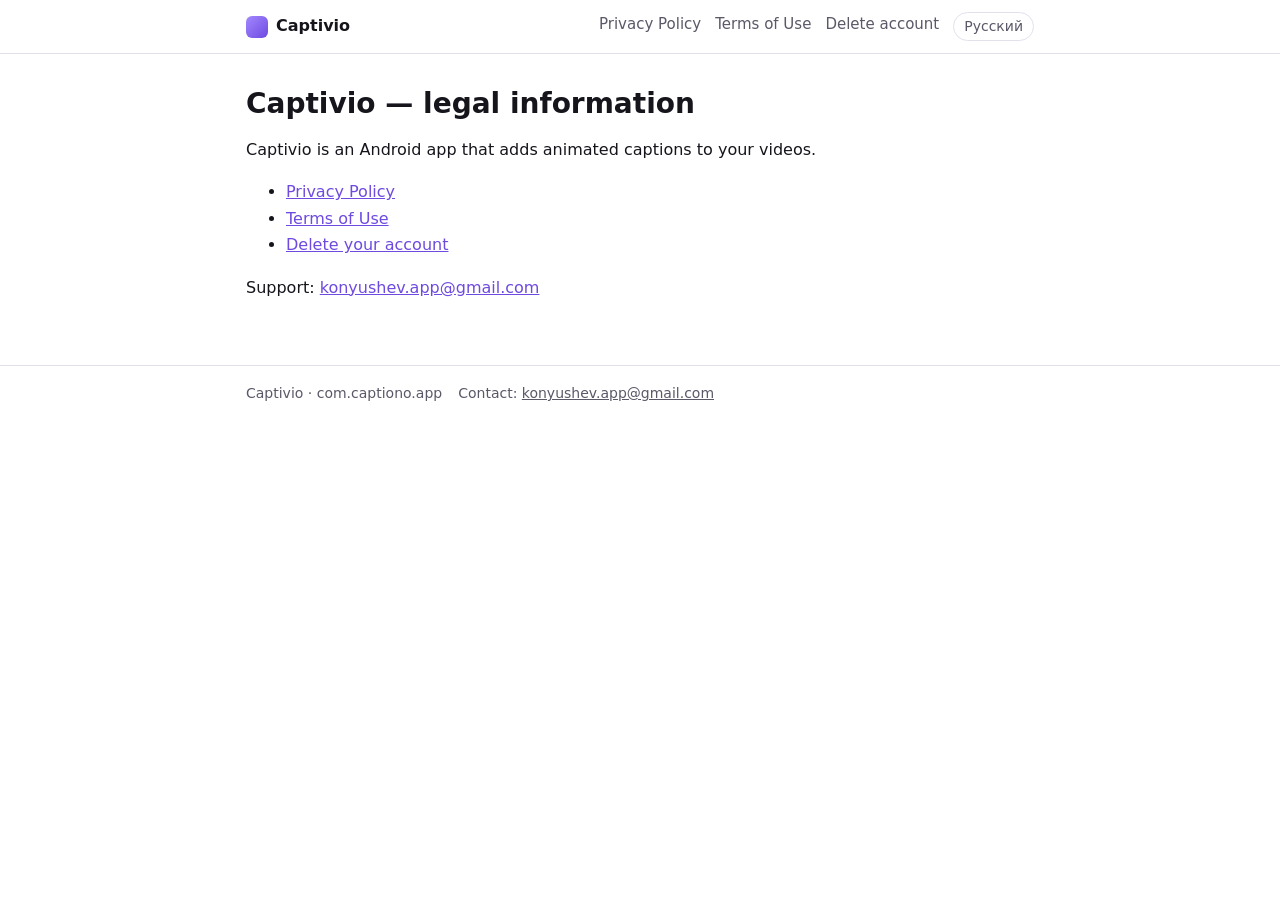
<file: index.html>
<!doctype html>
<html lang="en">
<head>
<meta charset="utf-8">
<meta name="viewport" content="width=device-width, initial-scale=1">
<title>Legal information — Captivio</title>
<meta name="description" content="Legal information — Captivio, AI captions for videos (Android).">
<link rel="stylesheet" href="assets/style.css">
</head>
<body>
<header class="top"><div class="bar">
<a class="brand" href="index.html"><span class="logo" aria-hidden="true"></span>Captivio</a>
<nav aria-label="Pages"><a href="privacy-policy.html">Privacy Policy</a><a href="terms.html">Terms of Use</a><a href="account-deletion.html">Delete account</a><a class="lang" href="index-ru.html" hreflang="ru">Русский</a></nav>
</div></header>
<main>
<h1>Captivio — legal information</h1>
<p>Captivio is an Android app that adds animated captions to your videos.</p>
<ul>
<li><a href="privacy-policy.html">Privacy Policy</a></li>
<li><a href="terms.html">Terms of Use</a></li>
<li><a href="account-deletion.html">Delete your account</a></li>
</ul>
<p>Support: <a href="mailto:konyushev.app@gmail.com">konyushev.app@gmail.com</a></p>

</main>
<footer><div class="bar">
<span>Captivio · com.captiono.app</span>
<span>Contact: <a href="mailto:konyushev.app@gmail.com">konyushev.app@gmail.com</a></span>
</div></footer>
</body>
</html>
</file>
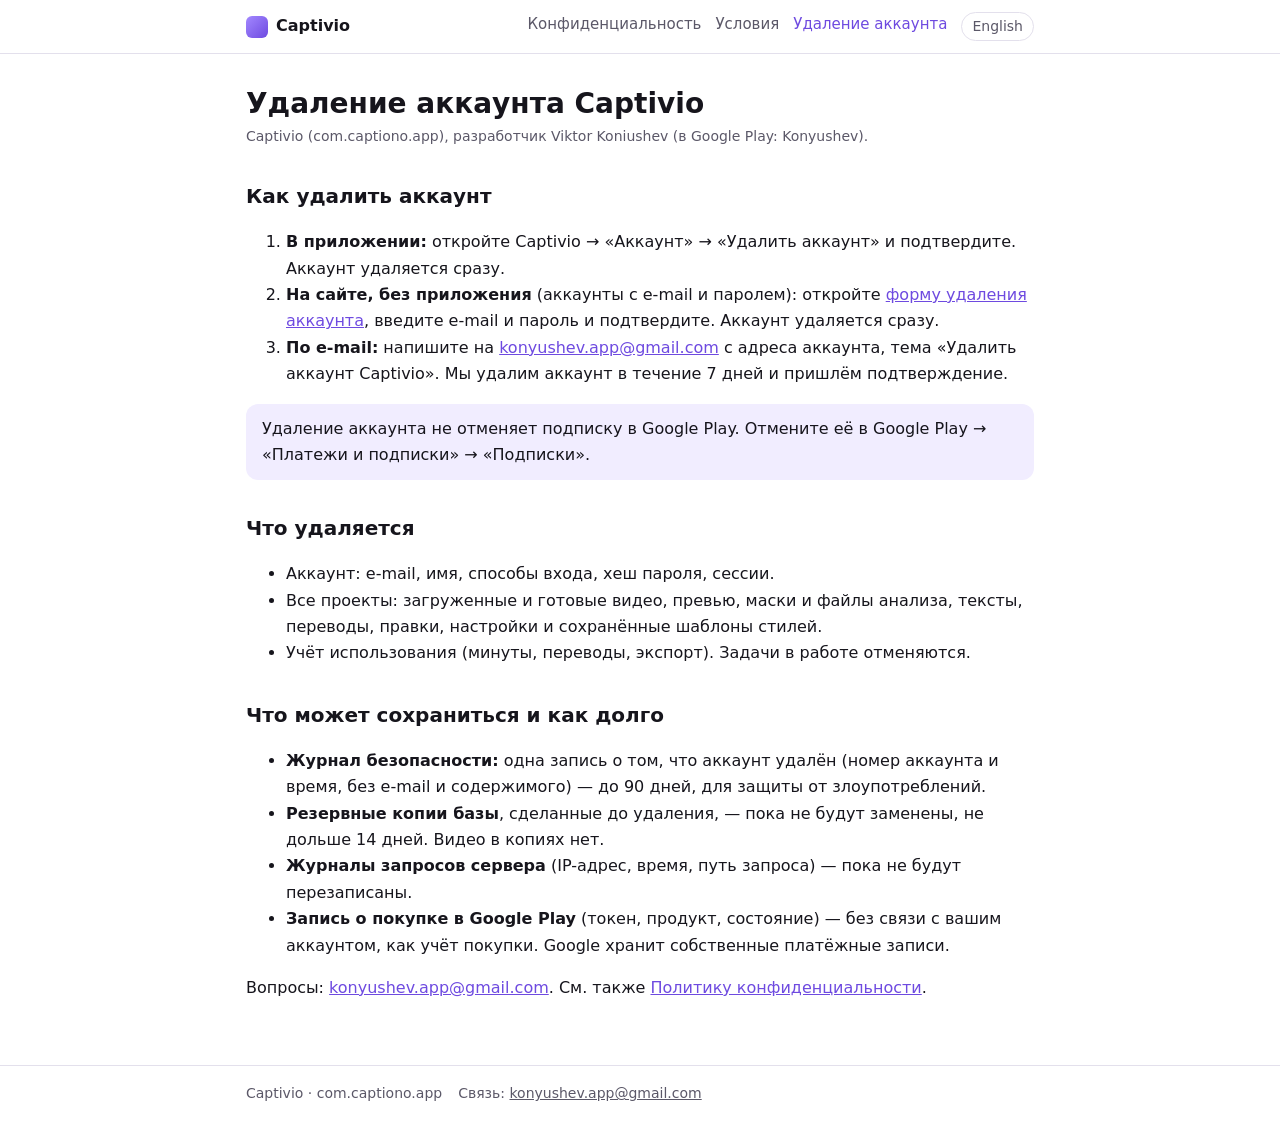
<file: account-deletion-ru.html>
<!doctype html>
<html lang="ru">
<head>
<meta charset="utf-8">
<meta name="viewport" content="width=device-width, initial-scale=1">
<title>Удаление аккаунта — Captivio</title>
<meta name="description" content="Удаление аккаунта — Captivio, AI captions for videos (Android).">
<link rel="stylesheet" href="assets/style.css">
</head>
<body>
<header class="top"><div class="bar">
<a class="brand" href="index-ru.html"><span class="logo" aria-hidden="true"></span>Captivio</a>
<nav aria-label="Страницы"><a href="privacy-policy-ru.html">Конфиденциальность</a><a href="terms-ru.html">Условия</a><a href="account-deletion-ru.html" aria-current=page>Удаление аккаунта</a><a class="lang" href="account-deletion.html" hreflang="en">English</a></nav>
</div></header>
<main>
<h1>Удаление аккаунта Captivio</h1>
<p class="meta">Captivio (com.captiono.app), разработчик Viktor Koniushev (в Google Play: Konyushev).</p>
<h2>Как удалить аккаунт</h2>
<ol>
<li><b>В приложении:</b> откройте Captivio → «Аккаунт» → «Удалить аккаунт» и подтвердите. Аккаунт удаляется сразу.</li>
<li><b>На сайте, без приложения</b> (аккаунты с e-mail и паролем): откройте
<a href="https://62-83-94-131.sslip.io/account/delete?lang=ru">форму удаления аккаунта</a>, введите e-mail и пароль и подтвердите. Аккаунт
удаляется сразу.</li>
<li><b>По e-mail:</b> напишите на <a href="mailto:konyushev.app@gmail.com?subject=Delete%20my%20Captivio%20account">konyushev.app@gmail.com</a> с
адреса аккаунта, тема «Удалить аккаунт Captivio». Мы удалим аккаунт в течение 7 дней и пришлём подтверждение.</li>
</ol>
<p class="note">Удаление аккаунта не отменяет подписку в Google Play. Отмените её в Google Play → «Платежи и
подписки» → «Подписки».</p>
<h2>Что удаляется</h2>
<ul>
<li>Аккаунт: e-mail, имя, способы входа, хеш пароля, сессии.</li>
<li>Все проекты: загруженные и готовые видео, превью, маски и файлы анализа, тексты, переводы, правки, настройки и
сохранённые шаблоны стилей.</li>
<li>Учёт использования (минуты, переводы, экспорт). Задачи в работе отменяются.</li>
</ul>
<h2>Что может сохраниться и как долго</h2>
<ul>
<li><b>Журнал безопасности:</b> одна запись о том, что аккаунт удалён (номер аккаунта и время, без e-mail и содержимого)
— до 90 дней, для защиты от злоупотреблений.</li>
<li><b>Резервные копии базы</b>, сделанные до удаления, — пока не будут заменены, не дольше 14 дней. Видео в копиях
нет.</li>
<li><b>Журналы запросов сервера</b> (IP-адрес, время, путь запроса) — пока не будут перезаписаны.</li>
<li><b>Запись о покупке в Google Play</b> (токен, продукт, состояние) — без связи с вашим аккаунтом, как учёт покупки.
Google хранит собственные платёжные записи.</li>
</ul>
<p>Вопросы: <a href="mailto:konyushev.app@gmail.com">konyushev.app@gmail.com</a>. См. также <a href="privacy-policy-ru.html">Политику
конфиденциальности</a>.</p>

</main>
<footer><div class="bar">
<span>Captivio · com.captiono.app</span>
<span>Связь: <a href="mailto:konyushev.app@gmail.com">konyushev.app@gmail.com</a></span>
</div></footer>
</body>
</html>
</file>
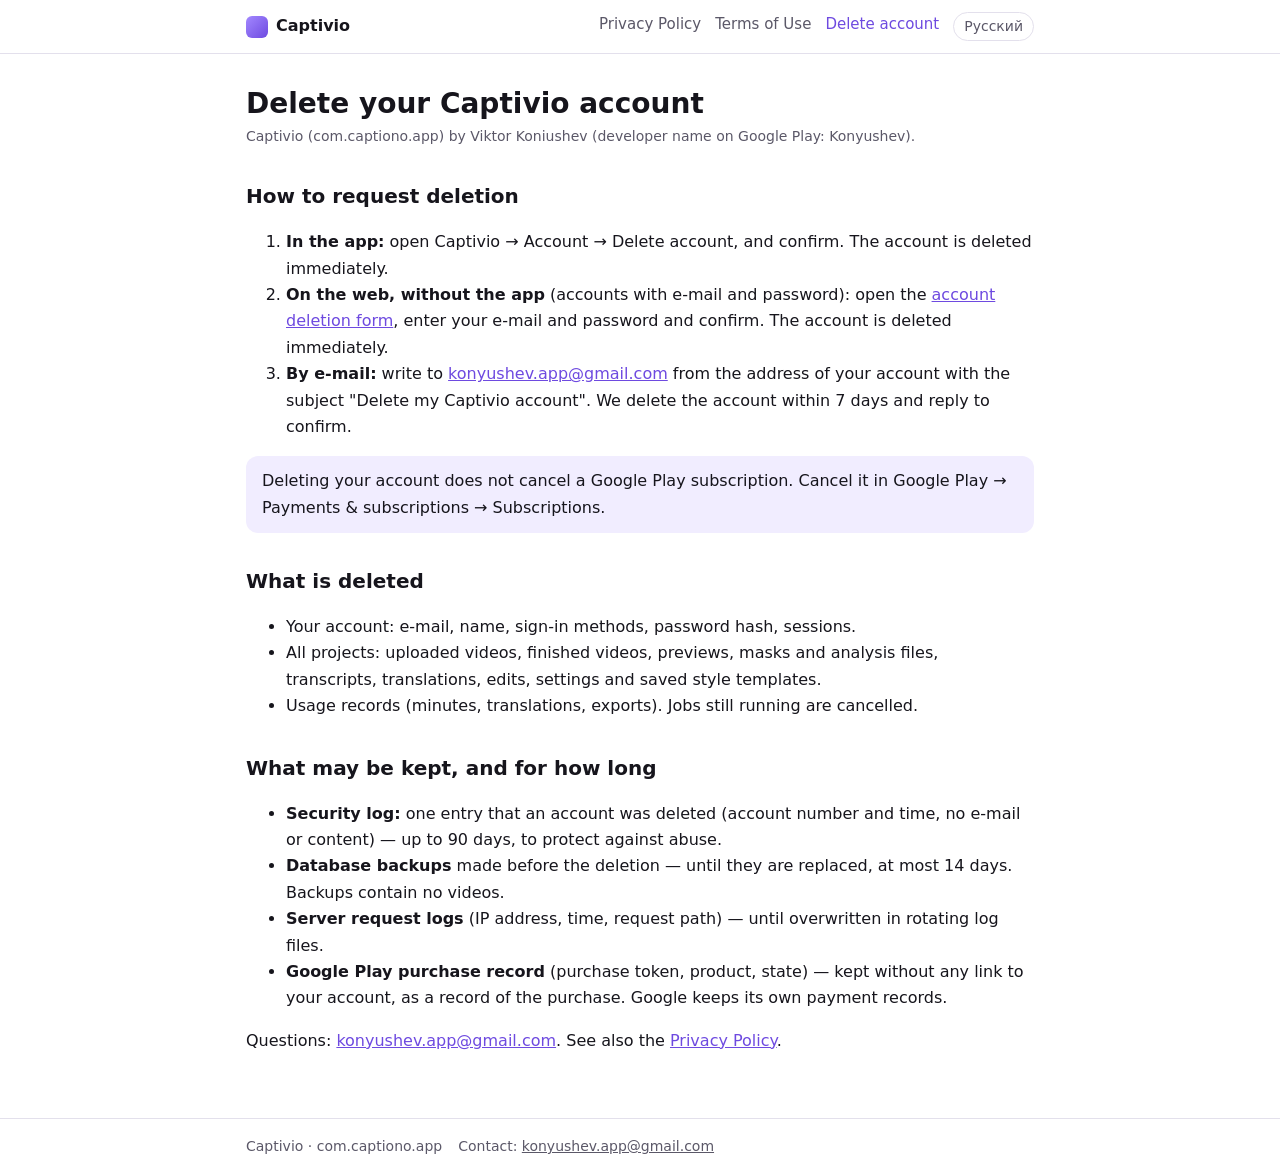
<file: account-deletion.html>
<!doctype html>
<html lang="en">
<head>
<meta charset="utf-8">
<meta name="viewport" content="width=device-width, initial-scale=1">
<title>Delete your account — Captivio</title>
<meta name="description" content="Delete your account — Captivio, AI captions for videos (Android).">
<link rel="stylesheet" href="assets/style.css">
</head>
<body>
<header class="top"><div class="bar">
<a class="brand" href="index.html"><span class="logo" aria-hidden="true"></span>Captivio</a>
<nav aria-label="Pages"><a href="privacy-policy.html">Privacy Policy</a><a href="terms.html">Terms of Use</a><a href="account-deletion.html" aria-current=page>Delete account</a><a class="lang" href="account-deletion-ru.html" hreflang="ru">Русский</a></nav>
</div></header>
<main>
<h1>Delete your Captivio account</h1>
<p class="meta">Captivio (com.captiono.app) by Viktor Koniushev (developer name on Google Play: Konyushev).</p>
<h2>How to request deletion</h2>
<ol>
<li><b>In the app:</b> open Captivio → Account → Delete account, and confirm. The account is deleted immediately.</li>
<li><b>On the web, without the app</b> (accounts with e-mail and password): open the
<a href="https://62-83-94-131.sslip.io/account/delete?lang=en">account deletion form</a>, enter your e-mail and password and confirm. The account is
deleted immediately.</li>
<li><b>By e-mail:</b> write to <a href="mailto:konyushev.app@gmail.com?subject=Delete%20my%20Captivio%20account">konyushev.app@gmail.com</a> from
the address of your account with the subject "Delete my Captivio account". We delete the account within 7 days and
reply to confirm.</li>
</ol>
<p class="note">Deleting your account does not cancel a Google Play subscription. Cancel it in Google Play →
Payments &amp; subscriptions → Subscriptions.</p>
<h2>What is deleted</h2>
<ul>
<li>Your account: e-mail, name, sign-in methods, password hash, sessions.</li>
<li>All projects: uploaded videos, finished videos, previews, masks and analysis files, transcripts, translations,
edits, settings and saved style templates.</li>
<li>Usage records (minutes, translations, exports). Jobs still running are cancelled.</li>
</ul>
<h2>What may be kept, and for how long</h2>
<ul>
<li><b>Security log:</b> one entry that an account was deleted (account number and time, no e-mail or content) —
up to 90 days, to protect against abuse.</li>
<li><b>Database backups</b> made before the deletion — until they are replaced, at most 14 days. Backups contain no
videos.</li>
<li><b>Server request logs</b> (IP address, time, request path) — until overwritten in rotating log files.</li>
<li><b>Google Play purchase record</b> (purchase token, product, state) — kept without any link to your account, as
a record of the purchase. Google keeps its own payment records.</li>
</ul>
<p>Questions: <a href="mailto:konyushev.app@gmail.com">konyushev.app@gmail.com</a>. See also the <a href="privacy-policy.html">Privacy Policy</a>.</p>

</main>
<footer><div class="bar">
<span>Captivio · com.captiono.app</span>
<span>Contact: <a href="mailto:konyushev.app@gmail.com">konyushev.app@gmail.com</a></span>
</div></footer>
</body>
</html>
</file>
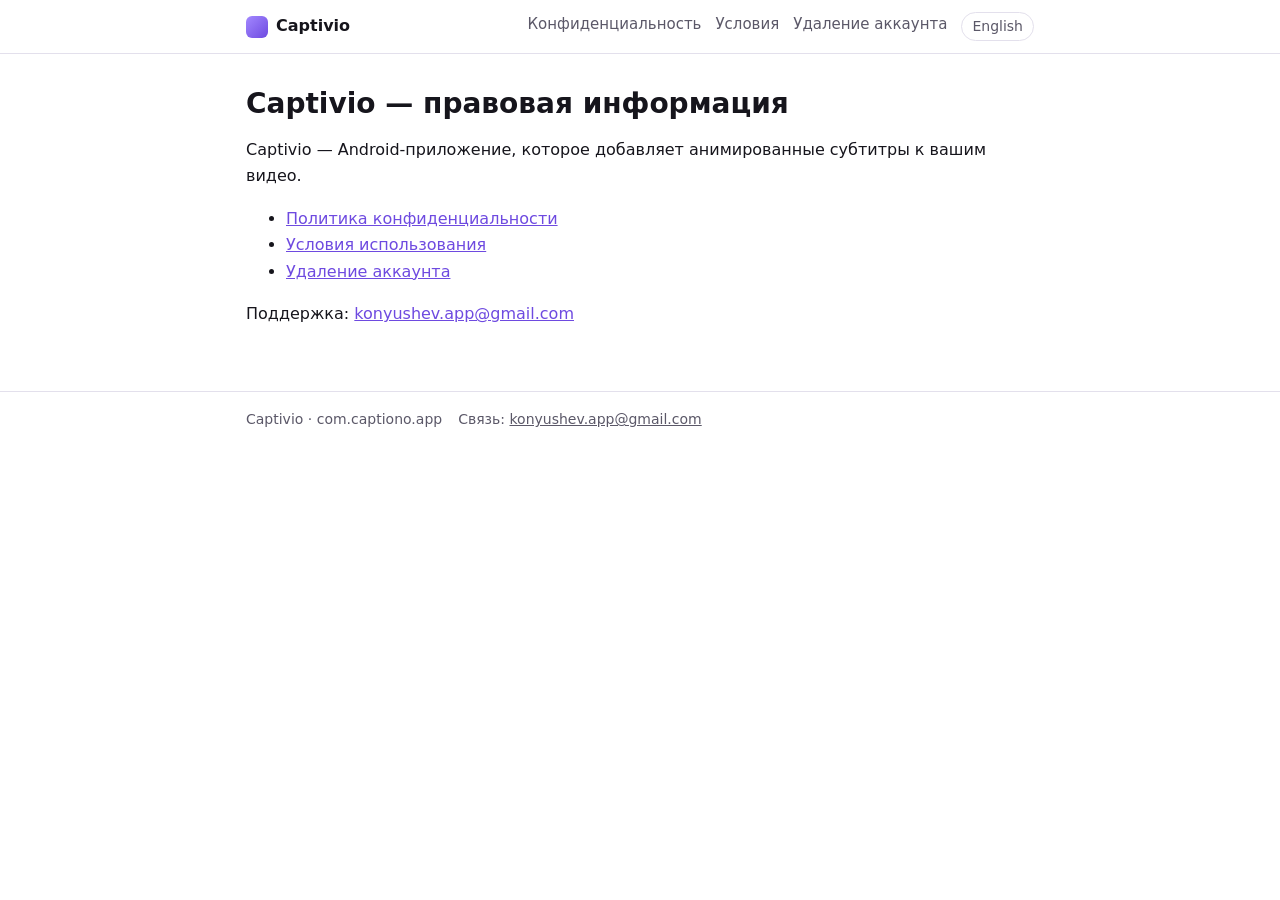
<file: index-ru.html>
<!doctype html>
<html lang="ru">
<head>
<meta charset="utf-8">
<meta name="viewport" content="width=device-width, initial-scale=1">
<title>Правовая информация — Captivio</title>
<meta name="description" content="Правовая информация — Captivio, AI captions for videos (Android).">
<link rel="stylesheet" href="assets/style.css">
</head>
<body>
<header class="top"><div class="bar">
<a class="brand" href="index-ru.html"><span class="logo" aria-hidden="true"></span>Captivio</a>
<nav aria-label="Страницы"><a href="privacy-policy-ru.html">Конфиденциальность</a><a href="terms-ru.html">Условия</a><a href="account-deletion-ru.html">Удаление аккаунта</a><a class="lang" href="index.html" hreflang="en">English</a></nav>
</div></header>
<main>
<h1>Captivio — правовая информация</h1>
<p>Captivio — Android-приложение, которое добавляет анимированные субтитры к вашим видео.</p>
<ul>
<li><a href="privacy-policy-ru.html">Политика конфиденциальности</a></li>
<li><a href="terms-ru.html">Условия использования</a></li>
<li><a href="account-deletion-ru.html">Удаление аккаунта</a></li>
</ul>
<p>Поддержка: <a href="mailto:konyushev.app@gmail.com">konyushev.app@gmail.com</a></p>

</main>
<footer><div class="bar">
<span>Captivio · com.captiono.app</span>
<span>Связь: <a href="mailto:konyushev.app@gmail.com">konyushev.app@gmail.com</a></span>
</div></footer>
</body>
</html>
</file>
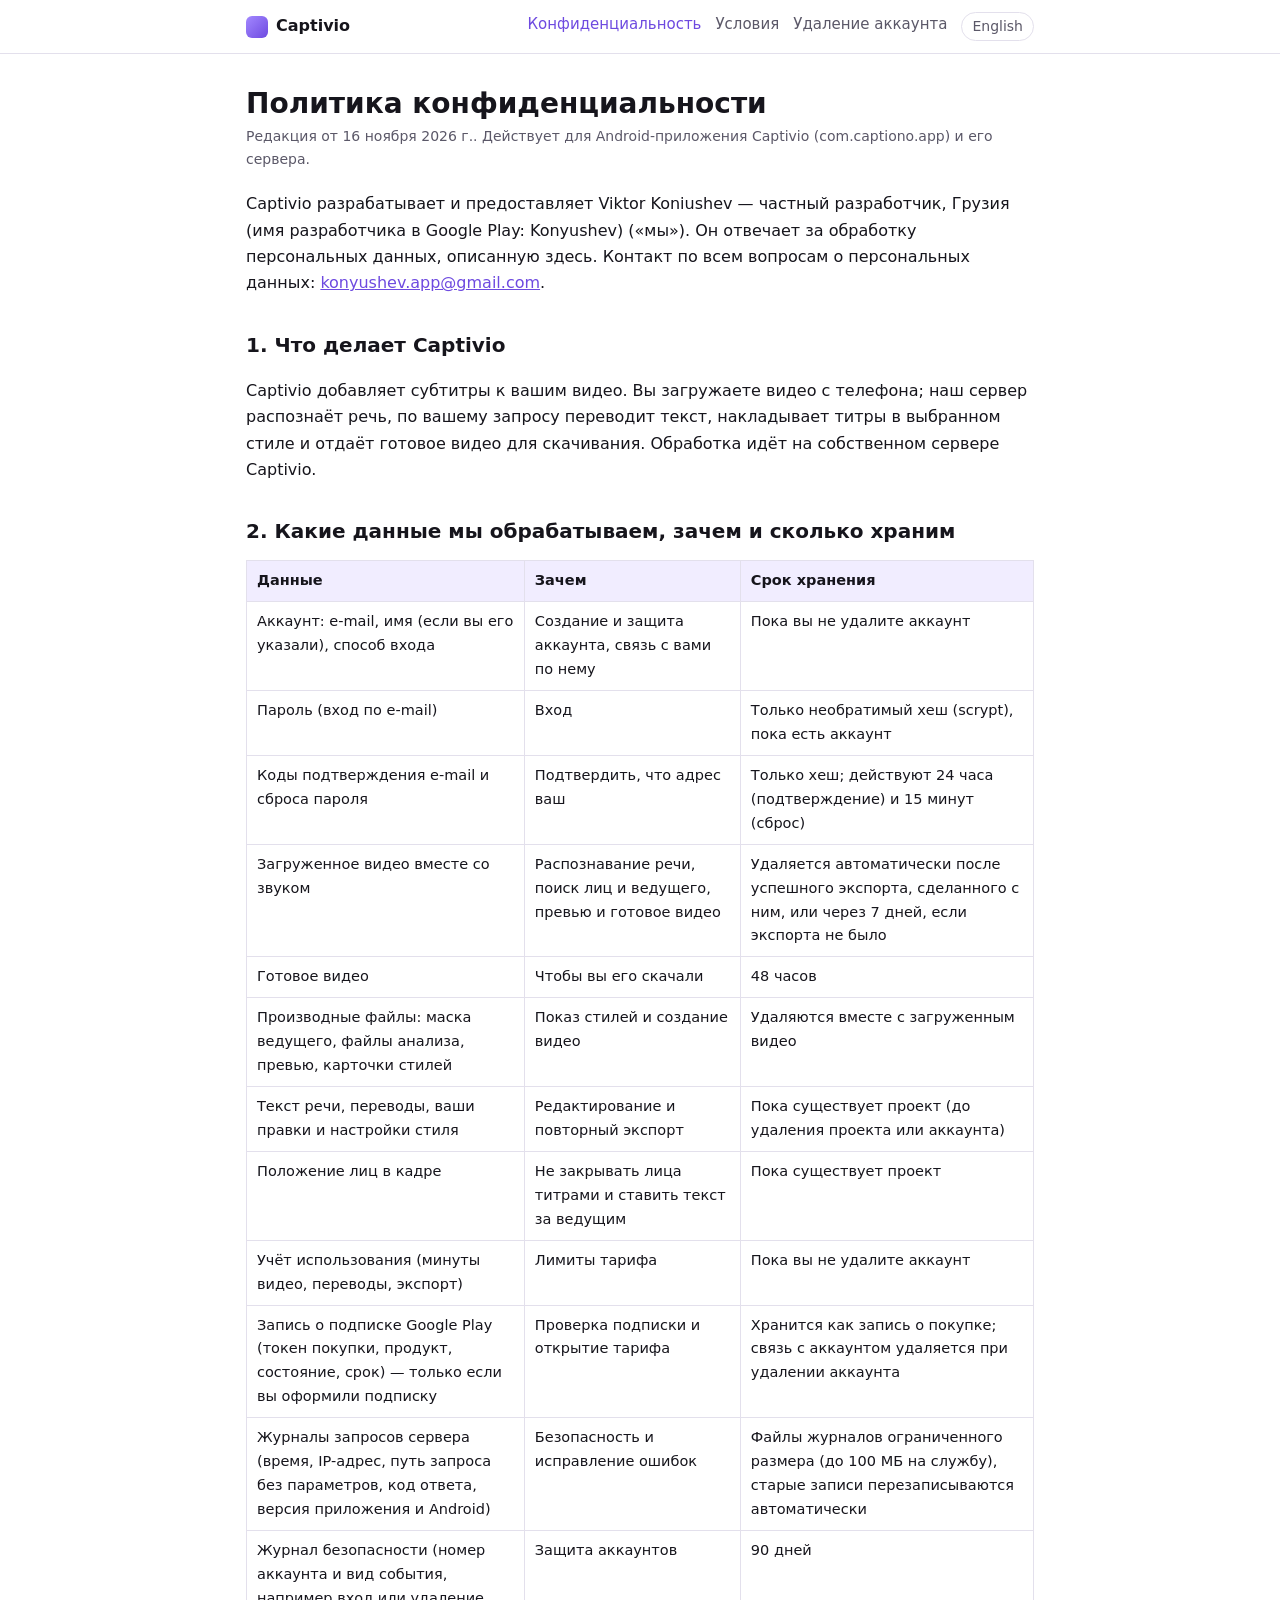
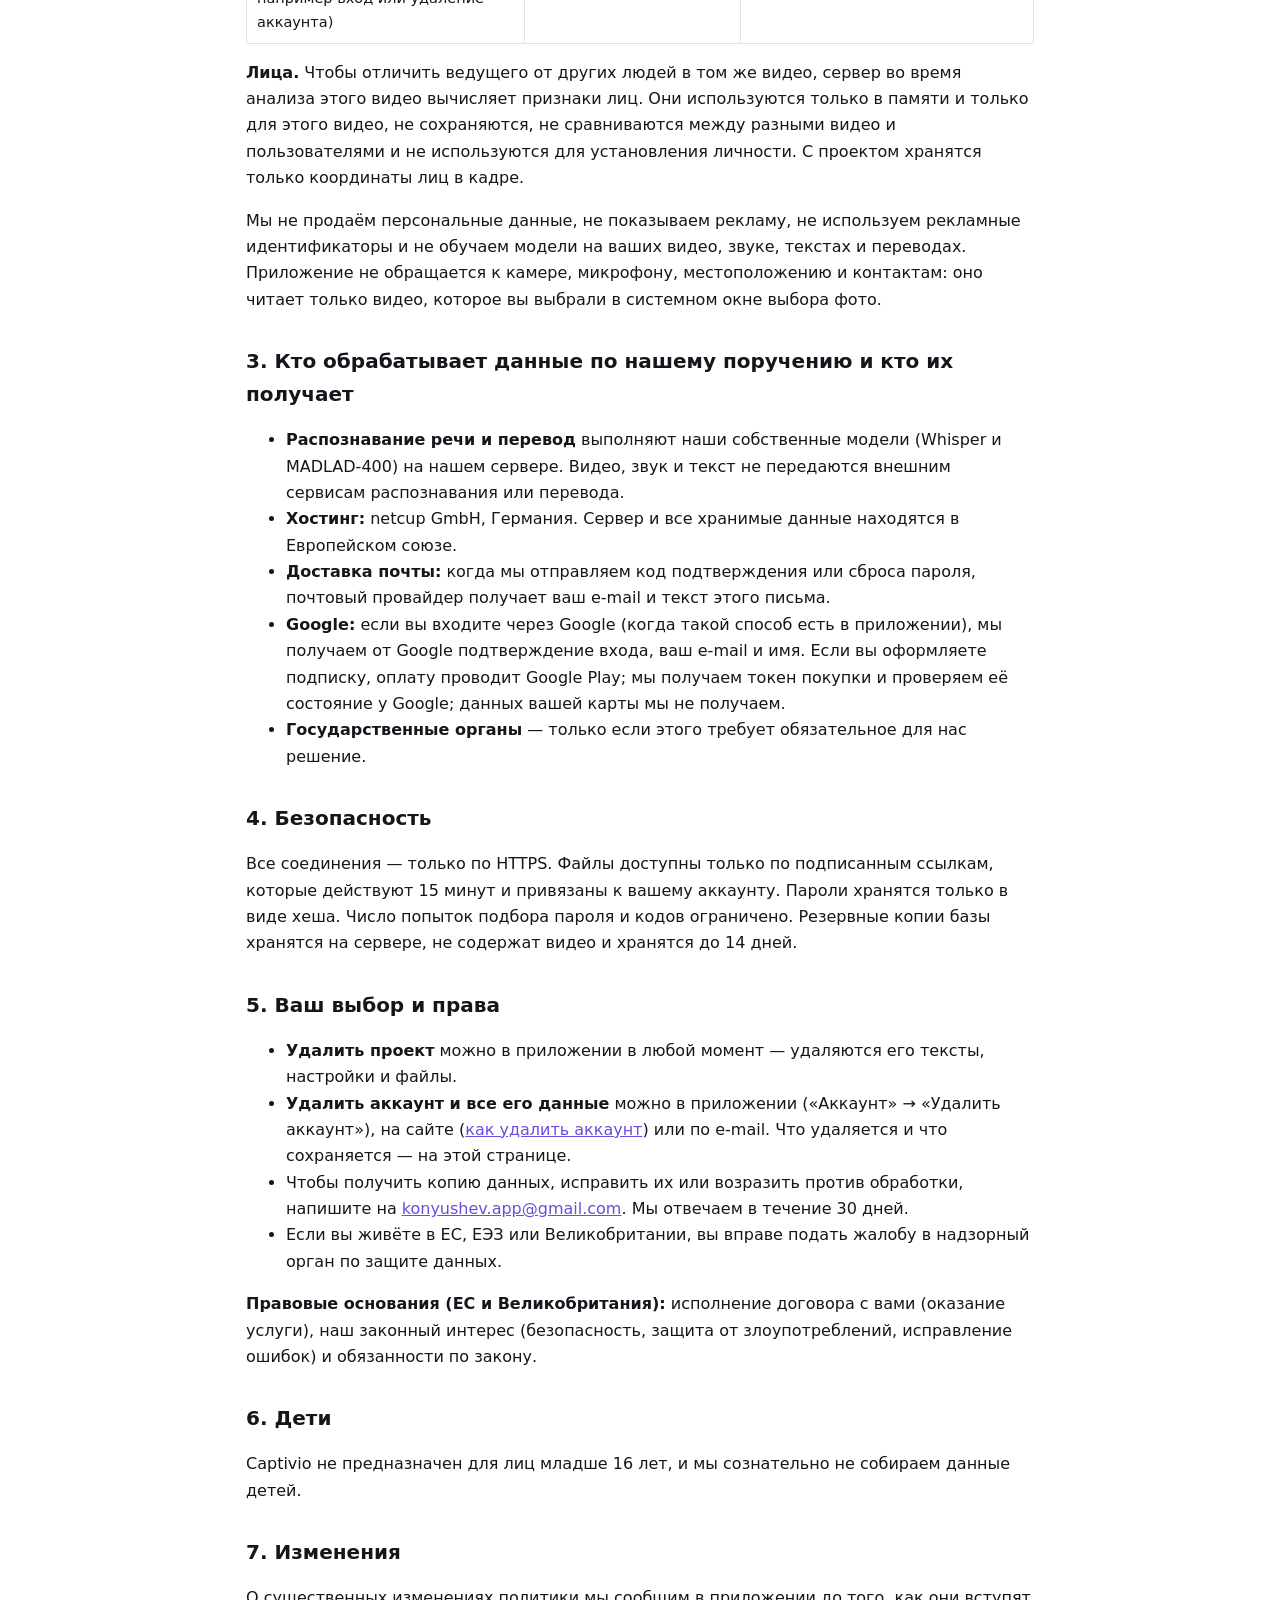
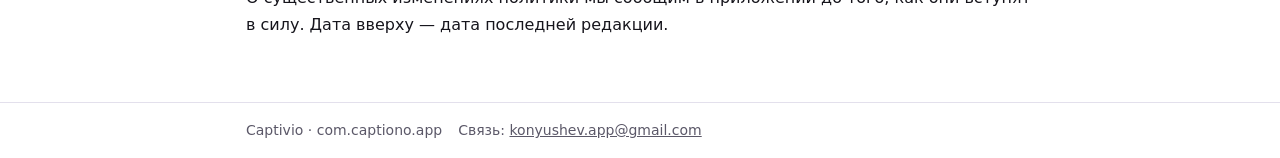
<file: privacy-policy-ru.html>
<!doctype html>
<html lang="ru">
<head>
<meta charset="utf-8">
<meta name="viewport" content="width=device-width, initial-scale=1">
<title>Политика конфиденциальности — Captivio</title>
<meta name="description" content="Политика конфиденциальности — Captivio, AI captions for videos (Android).">
<link rel="stylesheet" href="assets/style.css">
</head>
<body>
<header class="top"><div class="bar">
<a class="brand" href="index-ru.html"><span class="logo" aria-hidden="true"></span>Captivio</a>
<nav aria-label="Страницы"><a href="privacy-policy-ru.html" aria-current=page>Конфиденциальность</a><a href="terms-ru.html">Условия</a><a href="account-deletion-ru.html">Удаление аккаунта</a><a class="lang" href="privacy-policy.html" hreflang="en">English</a></nav>
</div></header>
<main>
<h1>Политика конфиденциальности</h1>
<p class="meta">Редакция от 16 ноября 2026 г.. Действует для Android-приложения Captivio (com.captiono.app) и его сервера.</p>
<p>Captivio разрабатывает и предоставляет Viktor Koniushev — частный разработчик, Грузия (имя разработчика в Google
Play: Konyushev) («мы»). Он отвечает за обработку персональных данных, описанную здесь. Контакт по всем вопросам о
персональных данных: <a href="mailto:konyushev.app@gmail.com">konyushev.app@gmail.com</a>.</p>

<h2>1. Что делает Captivio</h2>
<p>Captivio добавляет субтитры к вашим видео. Вы загружаете видео с телефона; наш сервер распознаёт речь, по вашему
запросу переводит текст, накладывает титры в выбранном стиле и отдаёт готовое видео для скачивания. Обработка идёт на
собственном сервере Captivio.</p>

<h2>2. Какие данные мы обрабатываем, зачем и сколько храним</h2>
<div class="table-wrap"><table><thead><tr><th>Данные</th><th>Зачем</th><th>Срок хранения</th></tr></thead><tbody><tr><td>Аккаунт: e-mail, имя (если вы его указали), способ входа</td><td>Создание и защита аккаунта, связь с вами по нему</td><td>Пока вы не удалите аккаунт</td></tr><tr><td>Пароль (вход по e-mail)</td><td>Вход</td><td>Только необратимый хеш (scrypt), пока есть аккаунт</td></tr><tr><td>Коды подтверждения e-mail и сброса пароля</td><td>Подтвердить, что адрес ваш</td><td>Только хеш; действуют 24 часа (подтверждение) и 15 минут (сброс)</td></tr><tr><td>Загруженное видео вместе со звуком</td><td>Распознавание речи, поиск лиц и ведущего, превью и готовое видео</td><td>Удаляется автоматически после успешного экспорта, сделанного с ним, или через 7 дней, если экспорта не было</td></tr><tr><td>Готовое видео</td><td>Чтобы вы его скачали</td><td>48 часов</td></tr><tr><td>Производные файлы: маска ведущего, файлы анализа, превью, карточки стилей</td><td>Показ стилей и создание видео</td><td>Удаляются вместе с загруженным видео</td></tr><tr><td>Текст речи, переводы, ваши правки и настройки стиля</td><td>Редактирование и повторный экспорт</td><td>Пока существует проект (до удаления проекта или аккаунта)</td></tr><tr><td>Положение лиц в кадре</td><td>Не закрывать лица титрами и ставить текст за ведущим</td><td>Пока существует проект</td></tr><tr><td>Учёт использования (минуты видео, переводы, экспорт)</td><td>Лимиты тарифа</td><td>Пока вы не удалите аккаунт</td></tr><tr><td>Запись о подписке Google Play (токен покупки, продукт, состояние, срок) — только если вы оформили подписку</td><td>Проверка подписки и открытие тарифа</td><td>Хранится как запись о покупке; связь с аккаунтом удаляется при удалении аккаунта</td></tr><tr><td>Журналы запросов сервера (время, IP-адрес, путь запроса без параметров, код ответа, версия приложения и Android)</td><td>Безопасность и исправление ошибок</td><td>Файлы журналов ограниченного размера (до 100 МБ на службу), старые записи перезаписываются автоматически</td></tr><tr><td>Журнал безопасности (номер аккаунта и вид события, например вход или удаление аккаунта)</td><td>Защита аккаунтов</td><td>90 дней</td></tr></tbody></table></div>
<p><b>Лица.</b> Чтобы отличить ведущего от других людей в том же видео, сервер во время анализа этого видео вычисляет
признаки лиц. Они используются только в памяти и только для этого видео, не сохраняются, не сравниваются между
разными видео и пользователями и не используются для установления личности. С проектом хранятся только координаты
лиц в кадре.</p>
<p>Мы не продаём персональные данные, не показываем рекламу, не используем рекламные идентификаторы и не обучаем модели
на ваших видео, звуке, текстах и переводах. Приложение не обращается к камере, микрофону, местоположению и контактам: оно
читает только видео, которое вы выбрали в системном окне выбора фото.</p>

<h2>3. Кто обрабатывает данные по нашему поручению и кто их получает</h2>
<ul>
<li><b>Распознавание речи и перевод</b> выполняют наши собственные модели (Whisper и MADLAD-400) на нашем сервере. Видео,
звук и текст не передаются внешним сервисам распознавания или перевода.</li>
<li><b>Хостинг:</b> netcup GmbH, Германия. Сервер и все хранимые данные находятся в Европейском союзе.</li>
<li><b>Доставка почты:</b> когда мы отправляем код подтверждения или сброса пароля, почтовый провайдер получает ваш
e-mail и текст этого письма.</li>
<li><b>Google:</b> если вы входите через Google (когда такой способ есть в приложении), мы получаем от Google
подтверждение входа, ваш e-mail и имя. Если вы оформляете подписку, оплату проводит Google Play; мы получаем токен
покупки и проверяем её состояние у Google; данных вашей карты мы не получаем.</li>
<li><b>Государственные органы</b> — только если этого требует обязательное для нас решение.</li>
</ul>

<h2>4. Безопасность</h2>
<p>Все соединения — только по HTTPS. Файлы доступны только по подписанным ссылкам, которые действуют 15 минут и
привязаны к вашему аккаунту. Пароли хранятся только в виде хеша. Число попыток подбора пароля и кодов ограничено.
Резервные копии базы хранятся на сервере, не содержат видео и хранятся до 14 дней.</p>

<h2>5. Ваш выбор и права</h2>
<ul>
<li><b>Удалить проект</b> можно в приложении в любой момент — удаляются его тексты, настройки и файлы.</li>
<li><b>Удалить аккаунт и все его данные</b> можно в приложении («Аккаунт» → «Удалить аккаунт»), на сайте
(<a href="account-deletion-ru.html">как удалить аккаунт</a>) или по e-mail. Что удаляется и что сохраняется — на этой
странице.</li>
<li>Чтобы получить копию данных, исправить их или возразить против обработки, напишите на
<a href="mailto:konyushev.app@gmail.com">konyushev.app@gmail.com</a>. Мы отвечаем в течение 30 дней.</li>
<li>Если вы живёте в ЕС, ЕЭЗ или Великобритании, вы вправе подать жалобу в надзорный орган по защите данных.</li>
</ul>
<p><b>Правовые основания (ЕС и Великобритания):</b> исполнение договора с вами (оказание услуги), наш законный интерес
(безопасность, защита от злоупотреблений, исправление ошибок) и обязанности по закону.</p>

<h2>6. Дети</h2>
<p>Captivio не предназначен для лиц младше 16 лет, и мы сознательно не собираем данные детей.</p>

<h2>7. Изменения</h2>
<p>О существенных изменениях политики мы сообщим в приложении до того, как они вступят в силу. Дата вверху — дата
последней редакции.</p>

</main>
<footer><div class="bar">
<span>Captivio · com.captiono.app</span>
<span>Связь: <a href="mailto:konyushev.app@gmail.com">konyushev.app@gmail.com</a></span>
</div></footer>
</body>
</html>
</file>
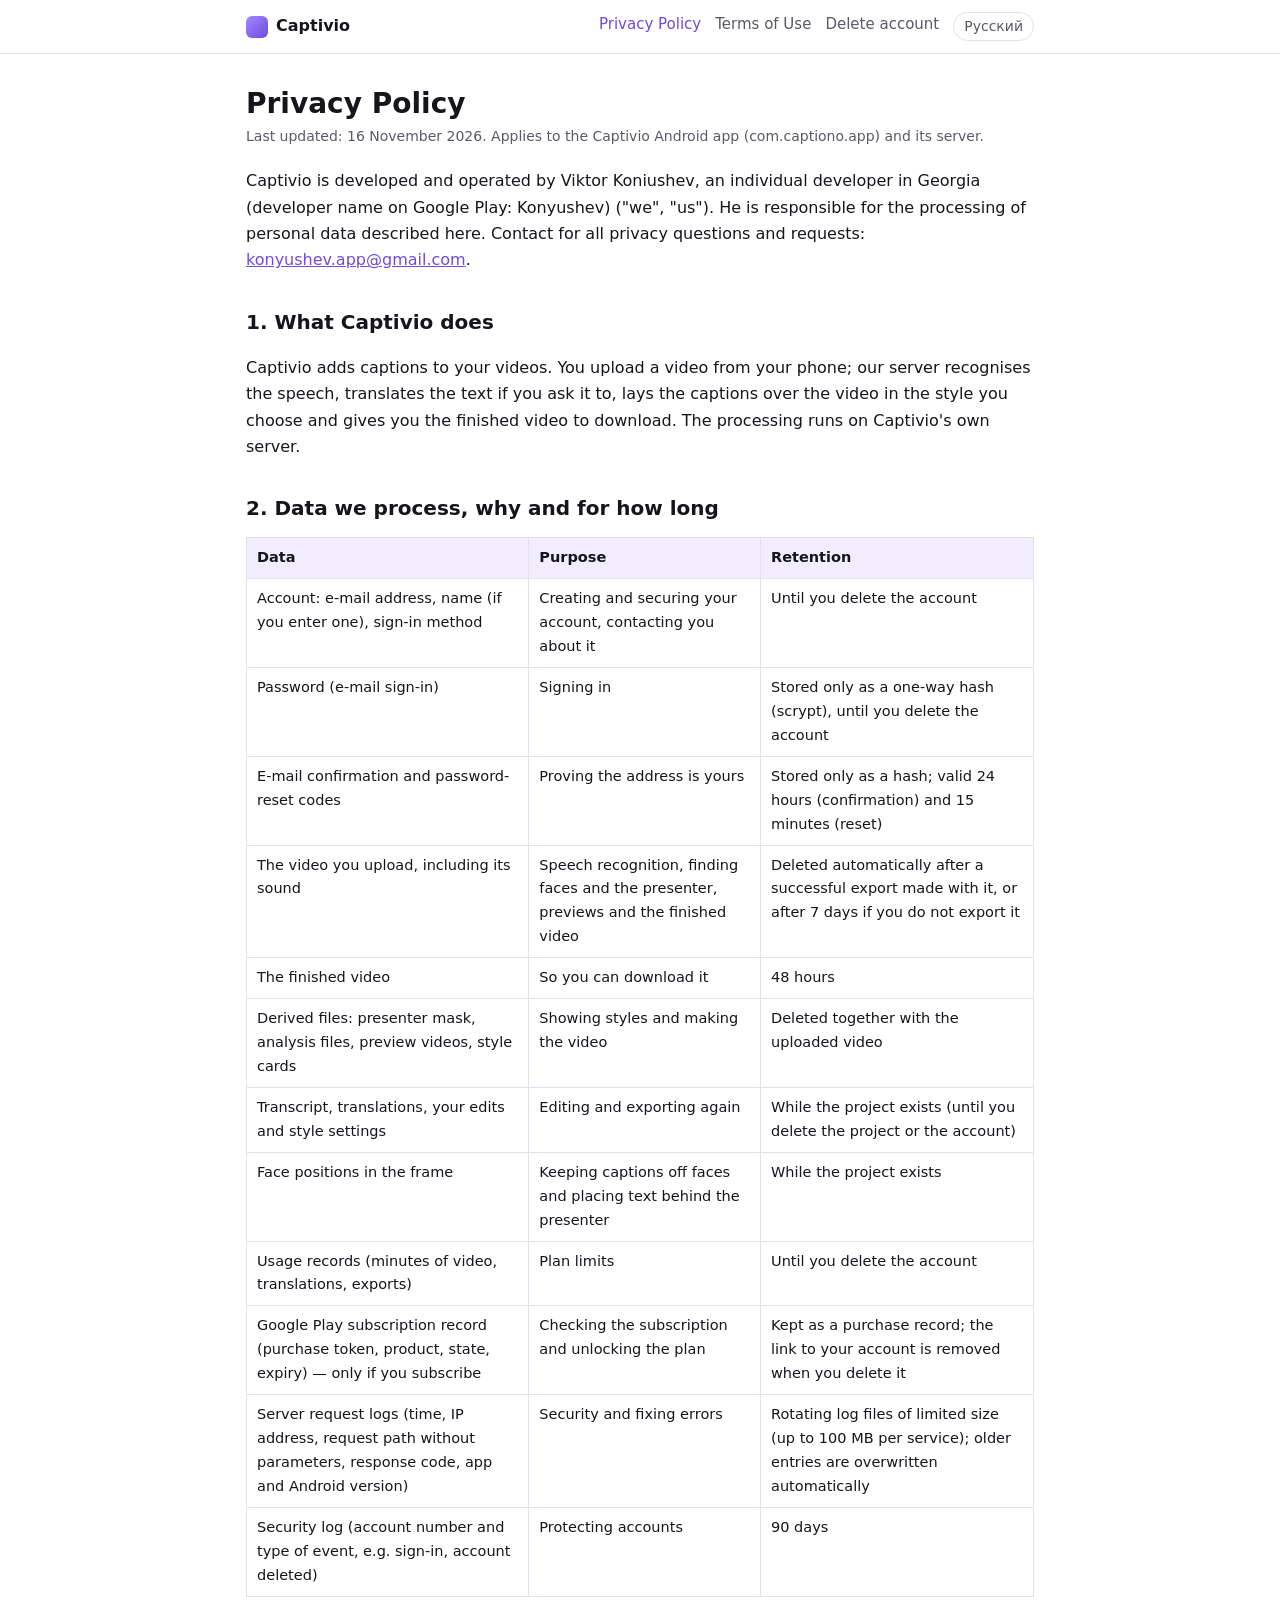
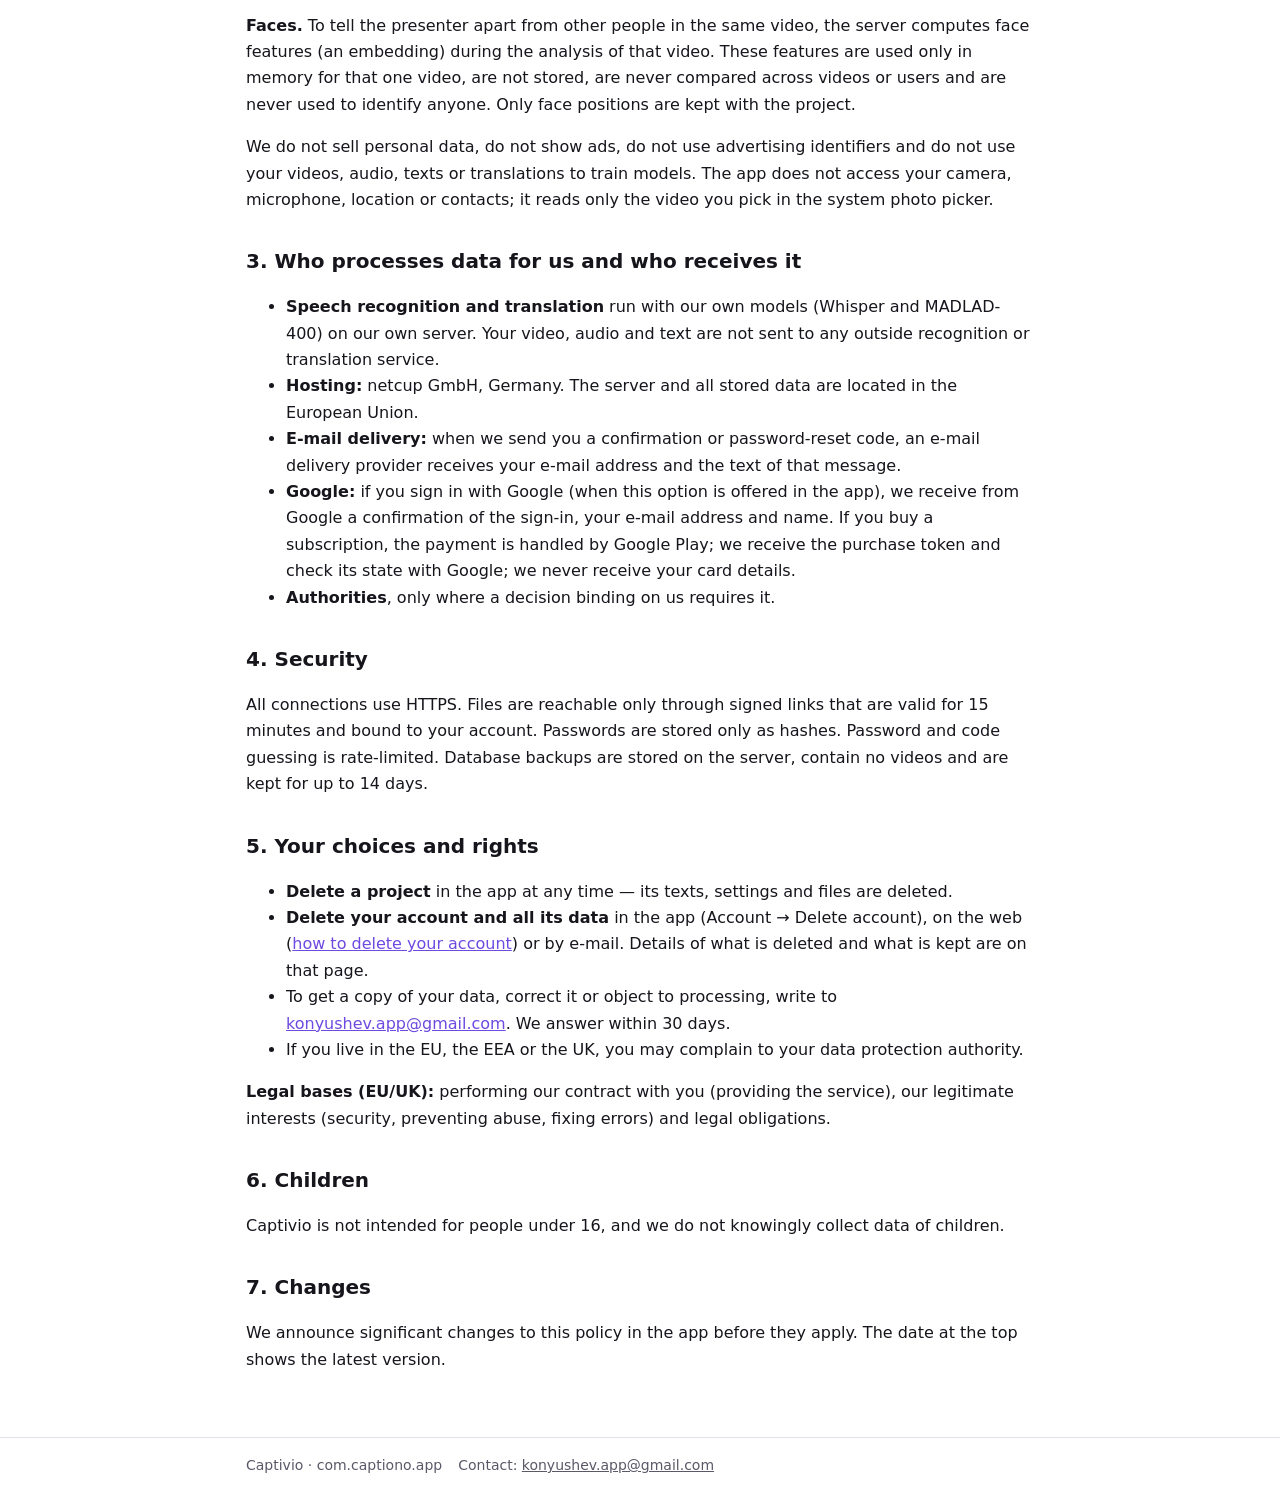
<file: privacy-policy.html>
<!doctype html>
<html lang="en">
<head>
<meta charset="utf-8">
<meta name="viewport" content="width=device-width, initial-scale=1">
<title>Privacy Policy — Captivio</title>
<meta name="description" content="Privacy Policy — Captivio, AI captions for videos (Android).">
<link rel="stylesheet" href="assets/style.css">
</head>
<body>
<header class="top"><div class="bar">
<a class="brand" href="index.html"><span class="logo" aria-hidden="true"></span>Captivio</a>
<nav aria-label="Pages"><a href="privacy-policy.html" aria-current=page>Privacy Policy</a><a href="terms.html">Terms of Use</a><a href="account-deletion.html">Delete account</a><a class="lang" href="privacy-policy-ru.html" hreflang="ru">Русский</a></nav>
</div></header>
<main>
<h1>Privacy Policy</h1>
<p class="meta">Last updated: 16 November 2026. Applies to the Captivio Android app (com.captiono.app) and its server.</p>
<p>Captivio is developed and operated by Viktor Koniushev, an individual developer in Georgia (developer name on
Google Play: Konyushev) ("we", "us"). He is responsible for the processing of personal data described here. Contact
for all privacy questions and requests: <a href="mailto:konyushev.app@gmail.com">konyushev.app@gmail.com</a>.</p>

<h2>1. What Captivio does</h2>
<p>Captivio adds captions to your videos. You upload a video from your phone; our server recognises the speech,
translates the text if you ask it to, lays the captions over the video in the style you choose and gives you the
finished video to download. The processing runs on Captivio's own server.</p>

<h2>2. Data we process, why and for how long</h2>
<div class="table-wrap"><table><thead><tr><th>Data</th><th>Purpose</th><th>Retention</th></tr></thead><tbody><tr><td>Account: e-mail address, name (if you enter one), sign-in method</td><td>Creating and securing your account, contacting you about it</td><td>Until you delete the account</td></tr><tr><td>Password (e-mail sign-in)</td><td>Signing in</td><td>Stored only as a one-way hash (scrypt), until you delete the account</td></tr><tr><td>E-mail confirmation and password-reset codes</td><td>Proving the address is yours</td><td>Stored only as a hash; valid 24 hours (confirmation) and 15 minutes (reset)</td></tr><tr><td>The video you upload, including its sound</td><td>Speech recognition, finding faces and the presenter, previews and the finished video</td><td>Deleted automatically after a successful export made with it, or after 7 days if you do not export it</td></tr><tr><td>The finished video</td><td>So you can download it</td><td>48 hours</td></tr><tr><td>Derived files: presenter mask, analysis files, preview videos, style cards</td><td>Showing styles and making the video</td><td>Deleted together with the uploaded video</td></tr><tr><td>Transcript, translations, your edits and style settings</td><td>Editing and exporting again</td><td>While the project exists (until you delete the project or the account)</td></tr><tr><td>Face positions in the frame</td><td>Keeping captions off faces and placing text behind the presenter</td><td>While the project exists</td></tr><tr><td>Usage records (minutes of video, translations, exports)</td><td>Plan limits</td><td>Until you delete the account</td></tr><tr><td>Google Play subscription record (purchase token, product, state, expiry) — only if you subscribe</td><td>Checking the subscription and unlocking the plan</td><td>Kept as a purchase record; the link to your account is removed when you delete it</td></tr><tr><td>Server request logs (time, IP address, request path without parameters, response code, app and Android version)</td><td>Security and fixing errors</td><td>Rotating log files of limited size (up to 100 MB per service); older entries are overwritten automatically</td></tr><tr><td>Security log (account number and type of event, e.g. sign-in, account deleted)</td><td>Protecting accounts</td><td>90 days</td></tr></tbody></table></div>
<p><b>Faces.</b> To tell the presenter apart from other people in the same video, the server computes face features
(an embedding) during the analysis of that video. These features are used only in memory for that one video, are not
stored, are never compared across videos or users and are never used to identify anyone. Only face positions are
kept with the project.</p>
<p>We do not sell personal data, do not show ads, do not use advertising identifiers and do not use your videos,
audio, texts or translations to train models. The app does not access your camera, microphone, location or contacts;
it reads only the video you pick in the system photo picker.</p>

<h2>3. Who processes data for us and who receives it</h2>
<ul>
<li><b>Speech recognition and translation</b> run with our own models (Whisper and MADLAD-400) on our own server. Your
video, audio and text are not sent to any outside recognition or translation service.</li>
<li><b>Hosting:</b> netcup GmbH, Germany. The server and all stored data are located in the European Union.</li>
<li><b>E-mail delivery:</b> when we send you a confirmation or password-reset code, an e-mail delivery provider receives
your e-mail address and the text of that message.</li>
<li><b>Google:</b> if you sign in with Google (when this option is offered in the app), we receive from Google a
confirmation of the sign-in, your e-mail address and name. If you buy a subscription, the payment is handled by
Google Play; we receive the purchase token and check its state with Google; we never receive your card details.</li>
<li><b>Authorities</b>, only where a decision binding on us requires it.</li>
</ul>

<h2>4. Security</h2>
<p>All connections use HTTPS. Files are reachable only through signed links that are valid for 15 minutes and bound
to your account. Passwords are stored only as hashes. Password and code guessing is rate-limited. Database backups are
stored on the server, contain no videos and are kept for up to 14 days.</p>

<h2>5. Your choices and rights</h2>
<ul>
<li><b>Delete a project</b> in the app at any time — its texts, settings and files are deleted.</li>
<li><b>Delete your account and all its data</b> in the app (Account → Delete account), on the web
(<a href="account-deletion.html">how to delete your account</a>) or by e-mail. Details of what is deleted and what is
kept are on that page.</li>
<li>To get a copy of your data, correct it or object to processing, write to <a href="mailto:konyushev.app@gmail.com">konyushev.app@gmail.com</a>.
We answer within 30 days.</li>
<li>If you live in the EU, the EEA or the UK, you may complain to your data protection authority.</li>
</ul>
<p><b>Legal bases (EU/UK):</b> performing our contract with you (providing the service), our legitimate interests
(security, preventing abuse, fixing errors) and legal obligations.</p>

<h2>6. Children</h2>
<p>Captivio is not intended for people under 16, and we do not knowingly collect data of children.</p>

<h2>7. Changes</h2>
<p>We announce significant changes to this policy in the app before they apply. The date at the top shows the latest
version.</p>

</main>
<footer><div class="bar">
<span>Captivio · com.captiono.app</span>
<span>Contact: <a href="mailto:konyushev.app@gmail.com">konyushev.app@gmail.com</a></span>
</div></footer>
</body>
</html>
</file>
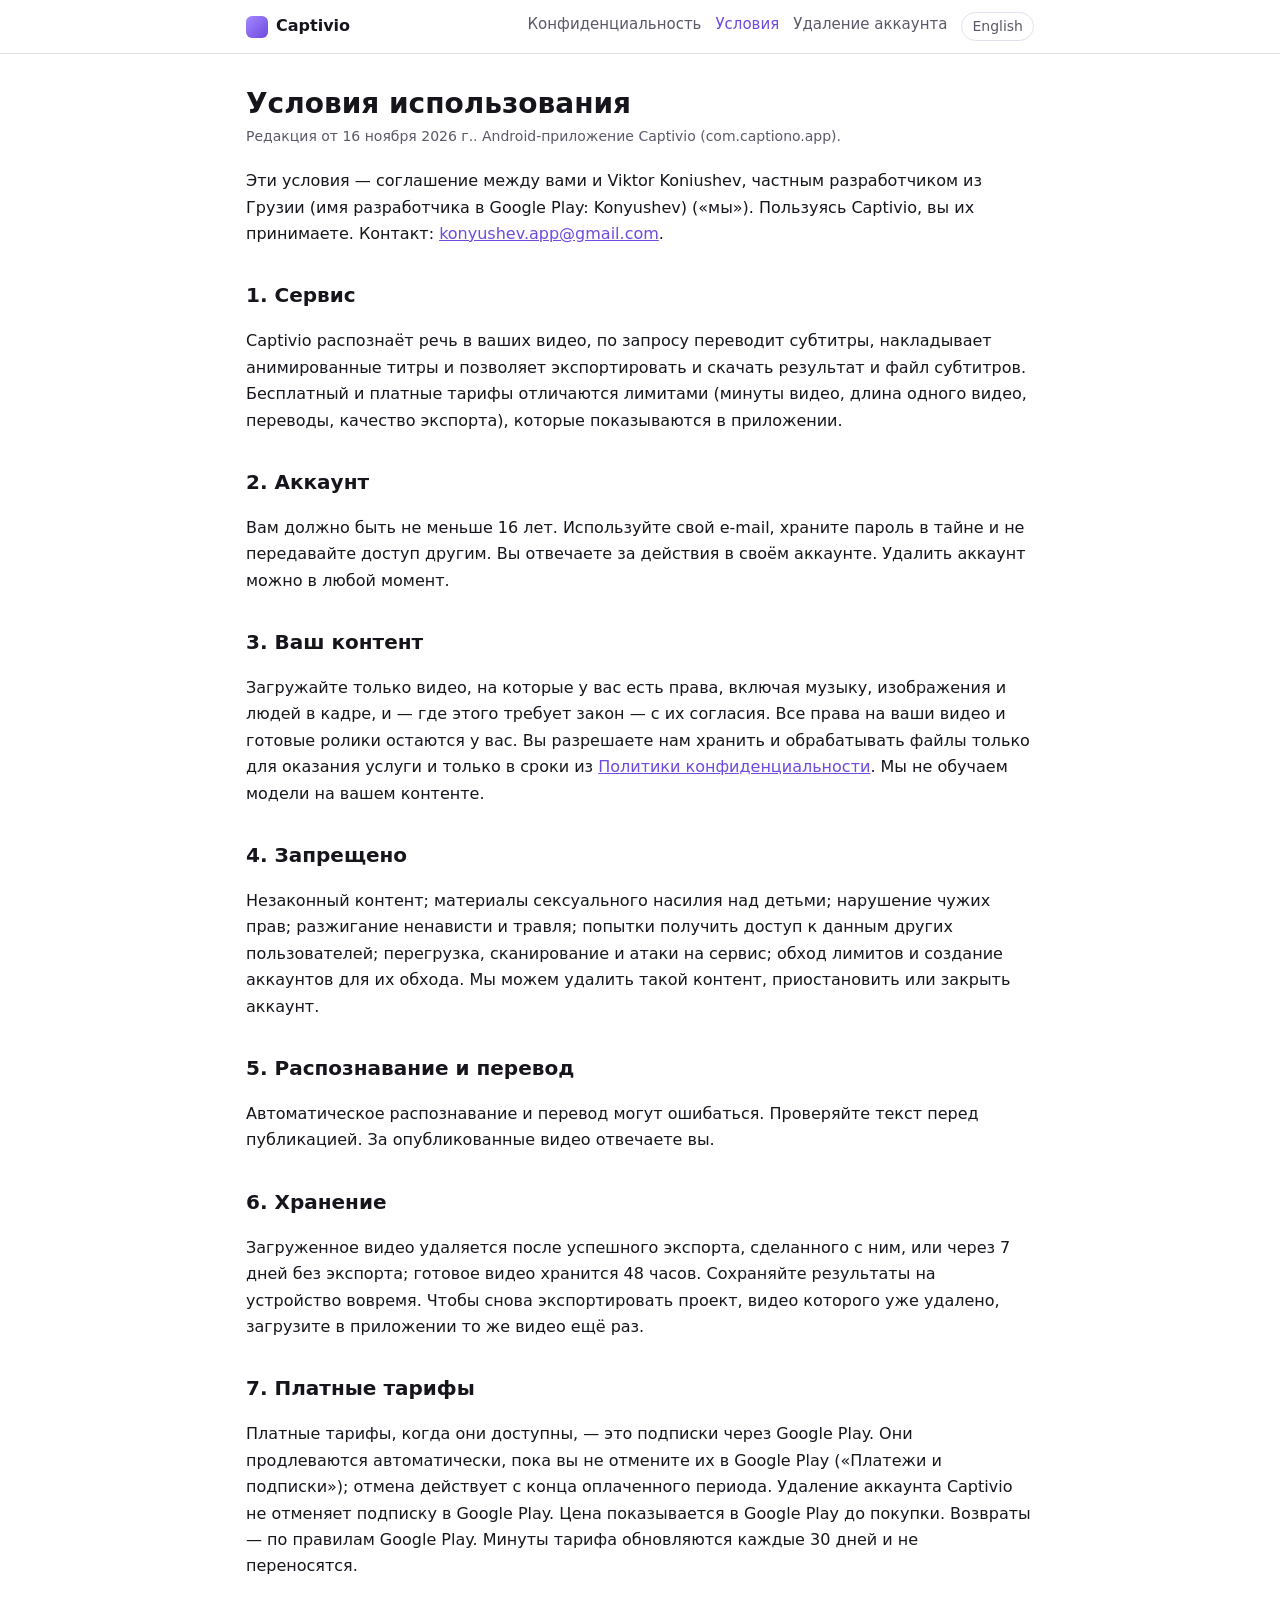
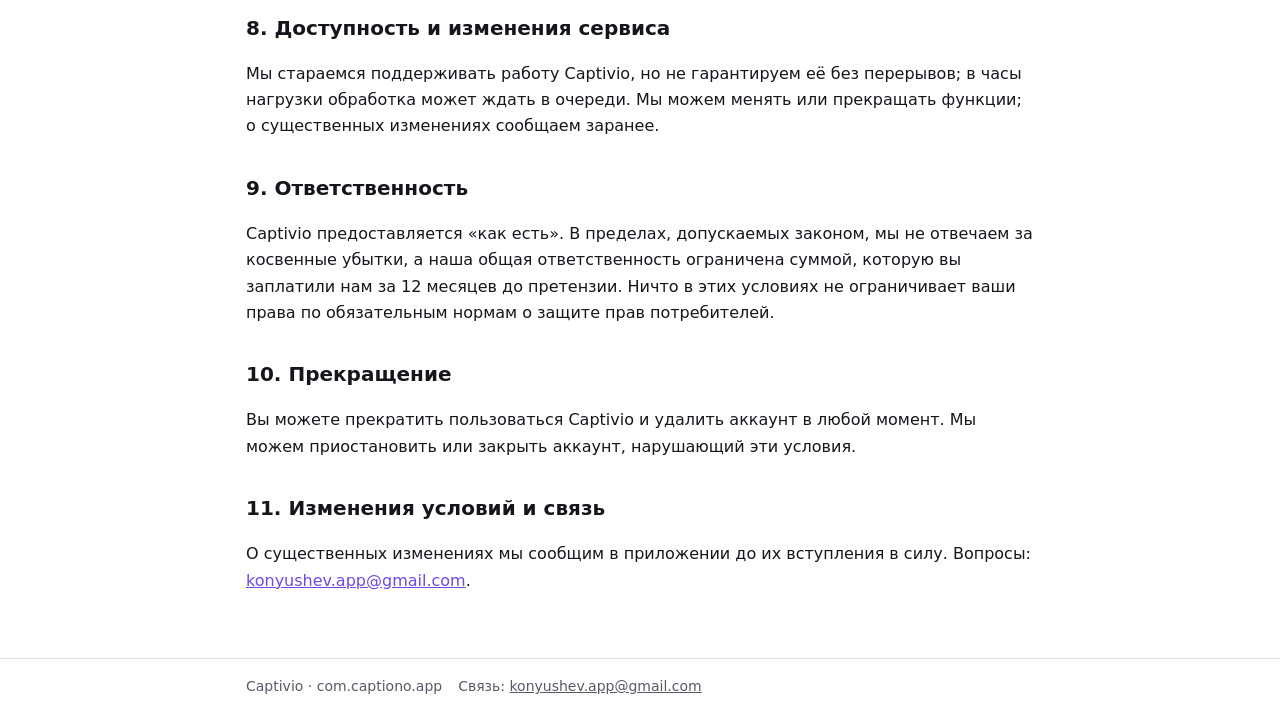
<file: terms-ru.html>
<!doctype html>
<html lang="ru">
<head>
<meta charset="utf-8">
<meta name="viewport" content="width=device-width, initial-scale=1">
<title>Условия использования — Captivio</title>
<meta name="description" content="Условия использования — Captivio, AI captions for videos (Android).">
<link rel="stylesheet" href="assets/style.css">
</head>
<body>
<header class="top"><div class="bar">
<a class="brand" href="index-ru.html"><span class="logo" aria-hidden="true"></span>Captivio</a>
<nav aria-label="Страницы"><a href="privacy-policy-ru.html">Конфиденциальность</a><a href="terms-ru.html" aria-current=page>Условия</a><a href="account-deletion-ru.html">Удаление аккаунта</a><a class="lang" href="terms.html" hreflang="en">English</a></nav>
</div></header>
<main>
<h1>Условия использования</h1>
<p class="meta">Редакция от 16 ноября 2026 г.. Android-приложение Captivio (com.captiono.app).</p>
<p>Эти условия — соглашение между вами и Viktor Koniushev, частным разработчиком из Грузии (имя разработчика в Google
Play: Konyushev) («мы»). Пользуясь Captivio, вы их принимаете. Контакт: <a href="mailto:konyushev.app@gmail.com">konyushev.app@gmail.com</a>.</p>
<h2>1. Сервис</h2>
<p>Captivio распознаёт речь в ваших видео, по запросу переводит субтитры, накладывает анимированные титры и позволяет
экспортировать и скачать результат и файл субтитров. Бесплатный и платные тарифы отличаются лимитами (минуты видео,
длина одного видео, переводы, качество экспорта), которые показываются в приложении.</p>
<h2>2. Аккаунт</h2>
<p>Вам должно быть не меньше 16 лет. Используйте свой e-mail, храните пароль в тайне и не передавайте доступ другим. Вы
отвечаете за действия в своём аккаунте. Удалить аккаунт можно в любой момент.</p>
<h2>3. Ваш контент</h2>
<p>Загружайте только видео, на которые у вас есть права, включая музыку, изображения и людей в кадре, и — где этого
требует закон — с их согласия. Все права на ваши видео и готовые ролики остаются у вас. Вы разрешаете нам хранить и
обрабатывать файлы только для оказания услуги и только в сроки из <a href="privacy-policy-ru.html">Политики
конфиденциальности</a>. Мы не обучаем модели на вашем контенте.</p>
<h2>4. Запрещено</h2>
<p>Незаконный контент; материалы сексуального насилия над детьми; нарушение чужих прав; разжигание ненависти и
травля; попытки получить доступ к данным других пользователей; перегрузка, сканирование и атаки на сервис; обход
лимитов и создание аккаунтов для их обхода. Мы можем удалить такой контент, приостановить или закрыть аккаунт.</p>
<h2>5. Распознавание и перевод</h2>
<p>Автоматическое распознавание и перевод могут ошибаться. Проверяйте текст перед публикацией. За опубликованные видео
отвечаете вы.</p>
<h2>6. Хранение</h2>
<p>Загруженное видео удаляется после успешного экспорта, сделанного с ним, или через 7 дней без экспорта; готовое
видео хранится 48 часов. Сохраняйте результаты на устройство вовремя. Чтобы снова экспортировать проект, видео которого
уже удалено, загрузите в приложении то же видео ещё раз.</p>
<h2>7. Платные тарифы</h2>
<p>Платные тарифы, когда они доступны, — это подписки через Google Play. Они продлеваются автоматически, пока вы не
отмените их в Google Play («Платежи и подписки»); отмена действует с конца оплаченного периода. Удаление аккаунта
Captivio не отменяет подписку в Google Play. Цена показывается в Google Play до покупки. Возвраты — по правилам
Google Play. Минуты тарифа обновляются каждые 30 дней и не переносятся.</p>
<h2>8. Доступность и изменения сервиса</h2>
<p>Мы стараемся поддерживать работу Captivio, но не гарантируем её без перерывов; в часы нагрузки обработка может ждать
в очереди. Мы можем менять или прекращать функции; о существенных изменениях сообщаем заранее.</p>
<h2>9. Ответственность</h2>
<p>Captivio предоставляется «как есть». В пределах, допускаемых законом, мы не отвечаем за косвенные убытки, а наша общая
ответственность ограничена суммой, которую вы заплатили нам за 12 месяцев до претензии. Ничто в этих условиях не
ограничивает ваши права по обязательным нормам о защите прав потребителей.</p>
<h2>10. Прекращение</h2>
<p>Вы можете прекратить пользоваться Captivio и удалить аккаунт в любой момент. Мы можем приостановить или закрыть
аккаунт, нарушающий эти условия.</p>
<h2>11. Изменения условий и связь</h2>
<p>О существенных изменениях мы сообщим в приложении до их вступления в силу. Вопросы:
<a href="mailto:konyushev.app@gmail.com">konyushev.app@gmail.com</a>.</p>

</main>
<footer><div class="bar">
<span>Captivio · com.captiono.app</span>
<span>Связь: <a href="mailto:konyushev.app@gmail.com">konyushev.app@gmail.com</a></span>
</div></footer>
</body>
</html>
</file>
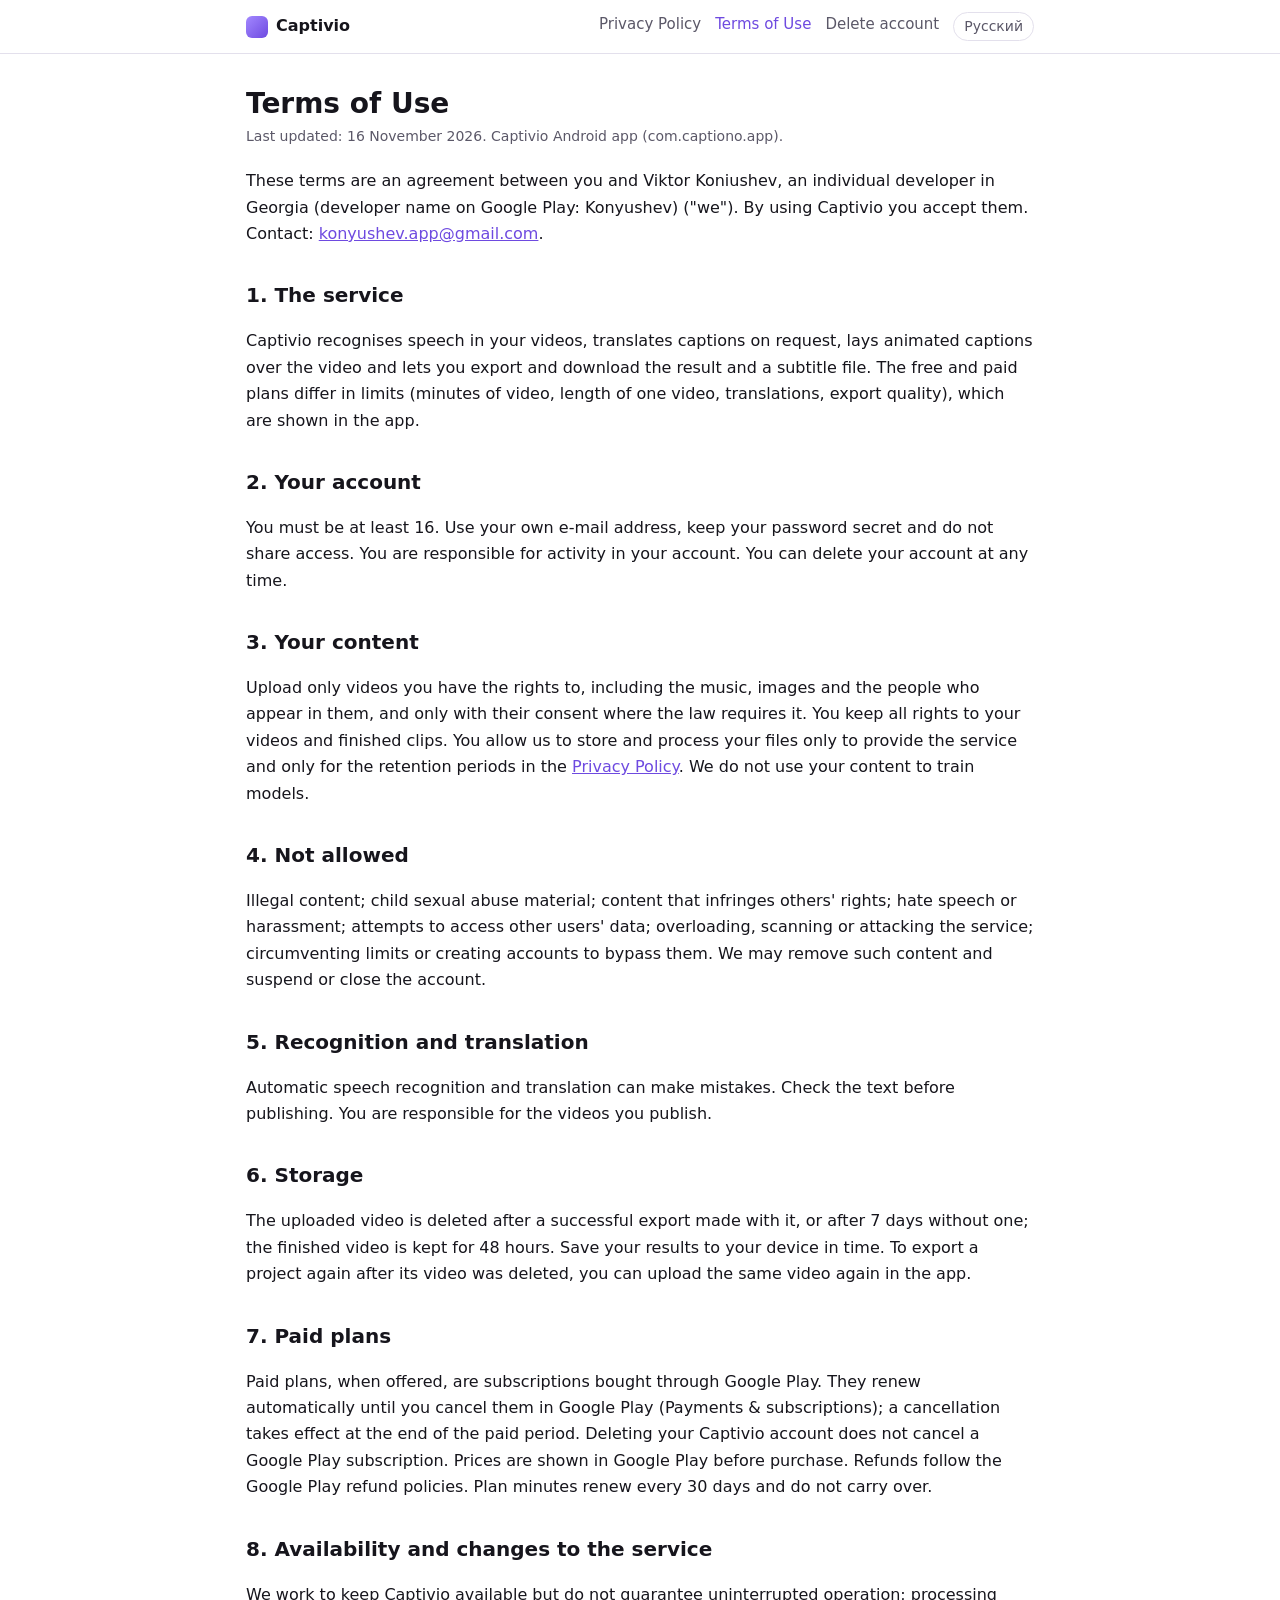
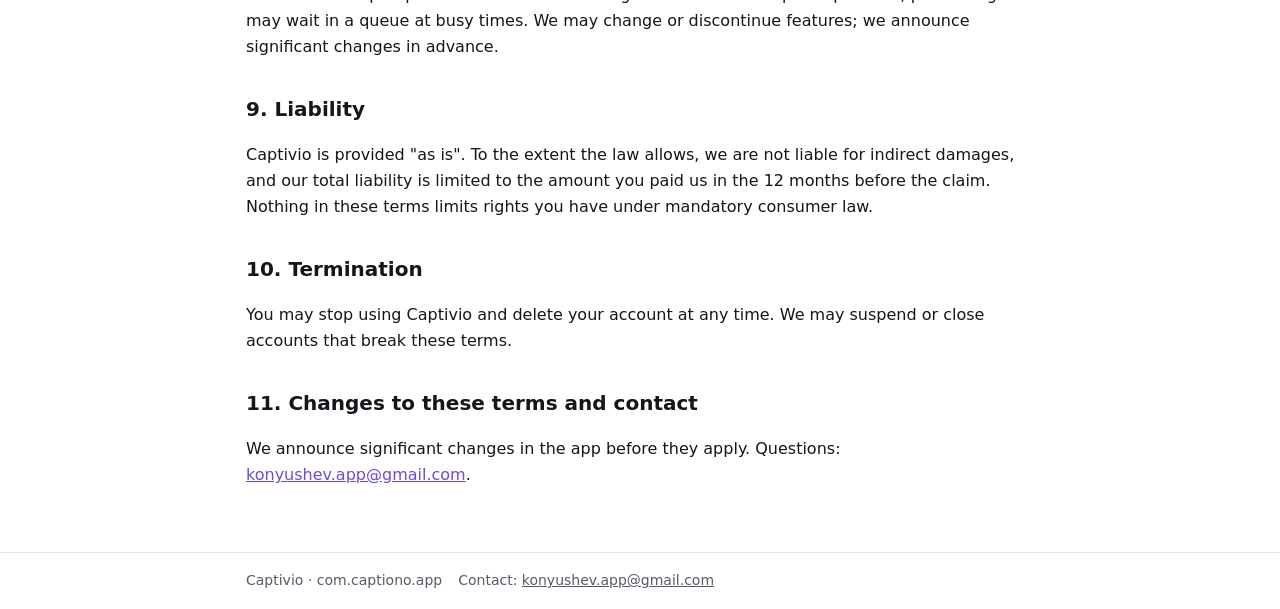
<file: terms.html>
<!doctype html>
<html lang="en">
<head>
<meta charset="utf-8">
<meta name="viewport" content="width=device-width, initial-scale=1">
<title>Terms of Use — Captivio</title>
<meta name="description" content="Terms of Use — Captivio, AI captions for videos (Android).">
<link rel="stylesheet" href="assets/style.css">
</head>
<body>
<header class="top"><div class="bar">
<a class="brand" href="index.html"><span class="logo" aria-hidden="true"></span>Captivio</a>
<nav aria-label="Pages"><a href="privacy-policy.html">Privacy Policy</a><a href="terms.html" aria-current=page>Terms of Use</a><a href="account-deletion.html">Delete account</a><a class="lang" href="terms-ru.html" hreflang="ru">Русский</a></nav>
</div></header>
<main>
<h1>Terms of Use</h1>
<p class="meta">Last updated: 16 November 2026. Captivio Android app (com.captiono.app).</p>
<p>These terms are an agreement between you and Viktor Koniushev, an individual developer in Georgia (developer name
on Google Play: Konyushev) ("we"). By using Captivio you accept them. Contact: <a href="mailto:konyushev.app@gmail.com">konyushev.app@gmail.com</a>.</p>
<h2>1. The service</h2>
<p>Captivio recognises speech in your videos, translates captions on request, lays animated captions over the video
and lets you export and download the result and a subtitle file. The free and paid plans differ in limits (minutes of
video, length of one video, translations, export quality), which are shown in the app.</p>
<h2>2. Your account</h2>
<p>You must be at least 16. Use your own e-mail address, keep your password secret and do not share access. You are
responsible for activity in your account. You can delete your account at any time.</p>
<h2>3. Your content</h2>
<p>Upload only videos you have the rights to, including the music, images and the people who appear in them, and only
with their consent where the law requires it. You keep all rights to your videos and finished clips. You allow us to
store and process your files only to provide the service and only for the retention periods in the
<a href="privacy-policy.html">Privacy Policy</a>. We do not use your content to train models.</p>
<h2>4. Not allowed</h2>
<p>Illegal content; child sexual abuse material; content that infringes others' rights; hate speech or harassment;
attempts to access other users' data; overloading, scanning or attacking the service; circumventing limits or
creating accounts to bypass them. We may remove such content and suspend or close the account.</p>
<h2>5. Recognition and translation</h2>
<p>Automatic speech recognition and translation can make mistakes. Check the text before publishing. You are
responsible for the videos you publish.</p>
<h2>6. Storage</h2>
<p>The uploaded video is deleted after a successful export made with it, or after 7 days without one; the finished
video is kept for 48 hours. Save your results to your device in time. To export a project again after its video was
deleted, you can upload the same video again in the app.</p>
<h2>7. Paid plans</h2>
<p>Paid plans, when offered, are subscriptions bought through Google Play. They renew automatically until you cancel
them in Google Play (Payments &amp; subscriptions); a cancellation takes effect at the end of the paid period. Deleting
your Captivio account does not cancel a Google Play subscription. Prices are shown in Google Play before purchase.
Refunds follow the Google Play refund policies. Plan minutes renew every 30 days and do not carry over.</p>
<h2>8. Availability and changes to the service</h2>
<p>We work to keep Captivio available but do not guarantee uninterrupted operation; processing may wait in a queue
at busy times. We may change or discontinue features; we announce significant changes in advance.</p>
<h2>9. Liability</h2>
<p>Captivio is provided "as is". To the extent the law allows, we are not liable for indirect damages, and our total
liability is limited to the amount you paid us in the 12 months before the claim. Nothing in these terms limits
rights you have under mandatory consumer law.</p>
<h2>10. Termination</h2>
<p>You may stop using Captivio and delete your account at any time. We may suspend or close accounts that break these
terms.</p>
<h2>11. Changes to these terms and contact</h2>
<p>We announce significant changes in the app before they apply. Questions: <a href="mailto:konyushev.app@gmail.com">konyushev.app@gmail.com</a>.</p>

</main>
<footer><div class="bar">
<span>Captivio · com.captiono.app</span>
<span>Contact: <a href="mailto:konyushev.app@gmail.com">konyushev.app@gmail.com</a></span>
</div></footer>
</body>
</html>
</file>
<file: assets/style.css>
:root {
  --bg: #ffffff;
  --text: #16151c;
  --muted: #5b5868;
  --line: #e3e0ec;
  --accent: #6e4ae0;
  --accent-soft: #f1edff;
}
@media (prefers-color-scheme: dark) {
  :root { --bg: #111017; --text: #ecebf2; --muted: #a9a6b8; --line: #2c2a36; --accent: #a388ff; --accent-soft: #1f1b2e; }
}
* { box-sizing: border-box; }
html { -webkit-text-size-adjust: 100%; }
body {
  margin: 0; background: var(--bg); color: var(--text);
  font: 16px/1.65 system-ui, -apple-system, "Segoe UI", Roboto, Arial, sans-serif;
}
header.top { border-bottom: 1px solid var(--line); background: var(--bg); position: sticky; top: 0; z-index: 1; }
header.top .bar { max-width: 820px; margin: 0 auto; padding: 12px 16px; display: flex; flex-wrap: wrap; gap: 8px 16px; align-items: center; }
.brand { font-weight: 700; color: var(--text); text-decoration: none; margin-right: auto; display: flex; align-items: center; gap: 8px; }
.brand .logo { width: 22px; height: 22px; border-radius: 6px; background: linear-gradient(135deg, #a388ff, #6e4ae0); display: inline-block; }
nav a { color: var(--muted); text-decoration: none; font-size: 15px; }
nav a:hover, nav a[aria-current="page"] { color: var(--accent); }
nav { display: flex; flex-wrap: wrap; gap: 6px 14px; }
.lang { font-size: 14px; border: 1px solid var(--line); border-radius: 999px; padding: 2px 10px; }
main { max-width: 820px; margin: 0 auto; padding: 24px 16px 48px; }
h1 { font-size: 28px; line-height: 1.25; margin: 8px 0 4px; }
h2 { font-size: 20px; margin: 32px 0 8px; }
h3 { font-size: 17px; margin: 20px 0 6px; }
p, li { overflow-wrap: anywhere; }
.meta { color: var(--muted); font-size: 14px; margin: 0 0 20px; }
.note { background: var(--accent-soft); border-radius: 12px; padding: 12px 16px; margin: 16px 0; }
.table-wrap { overflow-x: auto; margin: 12px 0; }
table { border-collapse: collapse; width: 100%; min-width: 520px; font-size: 14.5px; }
th, td { border: 1px solid var(--line); padding: 8px 10px; text-align: left; vertical-align: top; }
th { background: var(--accent-soft); }
a { color: var(--accent); }
.button { display: inline-block; background: var(--accent); color: #fff; text-decoration: none; padding: 10px 18px; border-radius: 10px; font-weight: 600; }
footer { border-top: 1px solid var(--line); color: var(--muted); font-size: 14px; }
footer .bar { max-width: 820px; margin: 0 auto; padding: 16px; display: flex; flex-wrap: wrap; gap: 8px 16px; }
footer a { color: var(--muted); }
</file>
